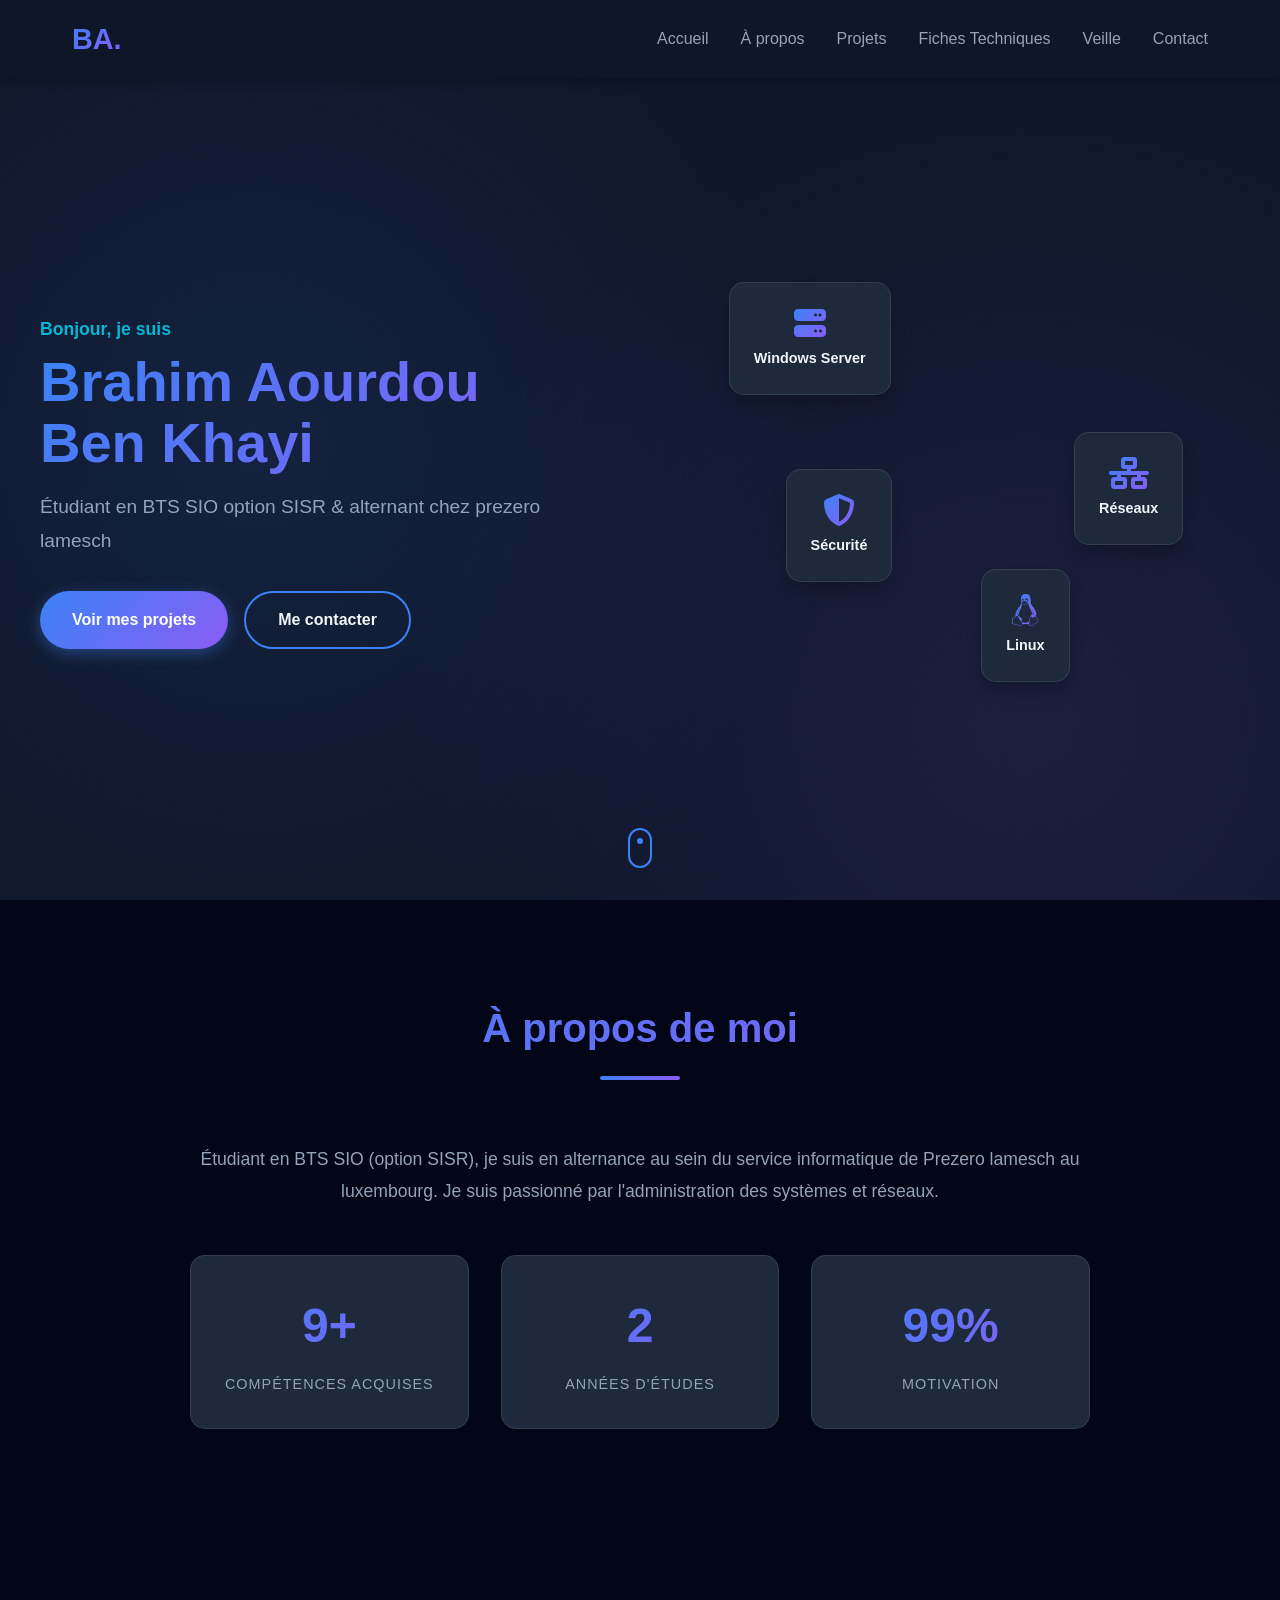
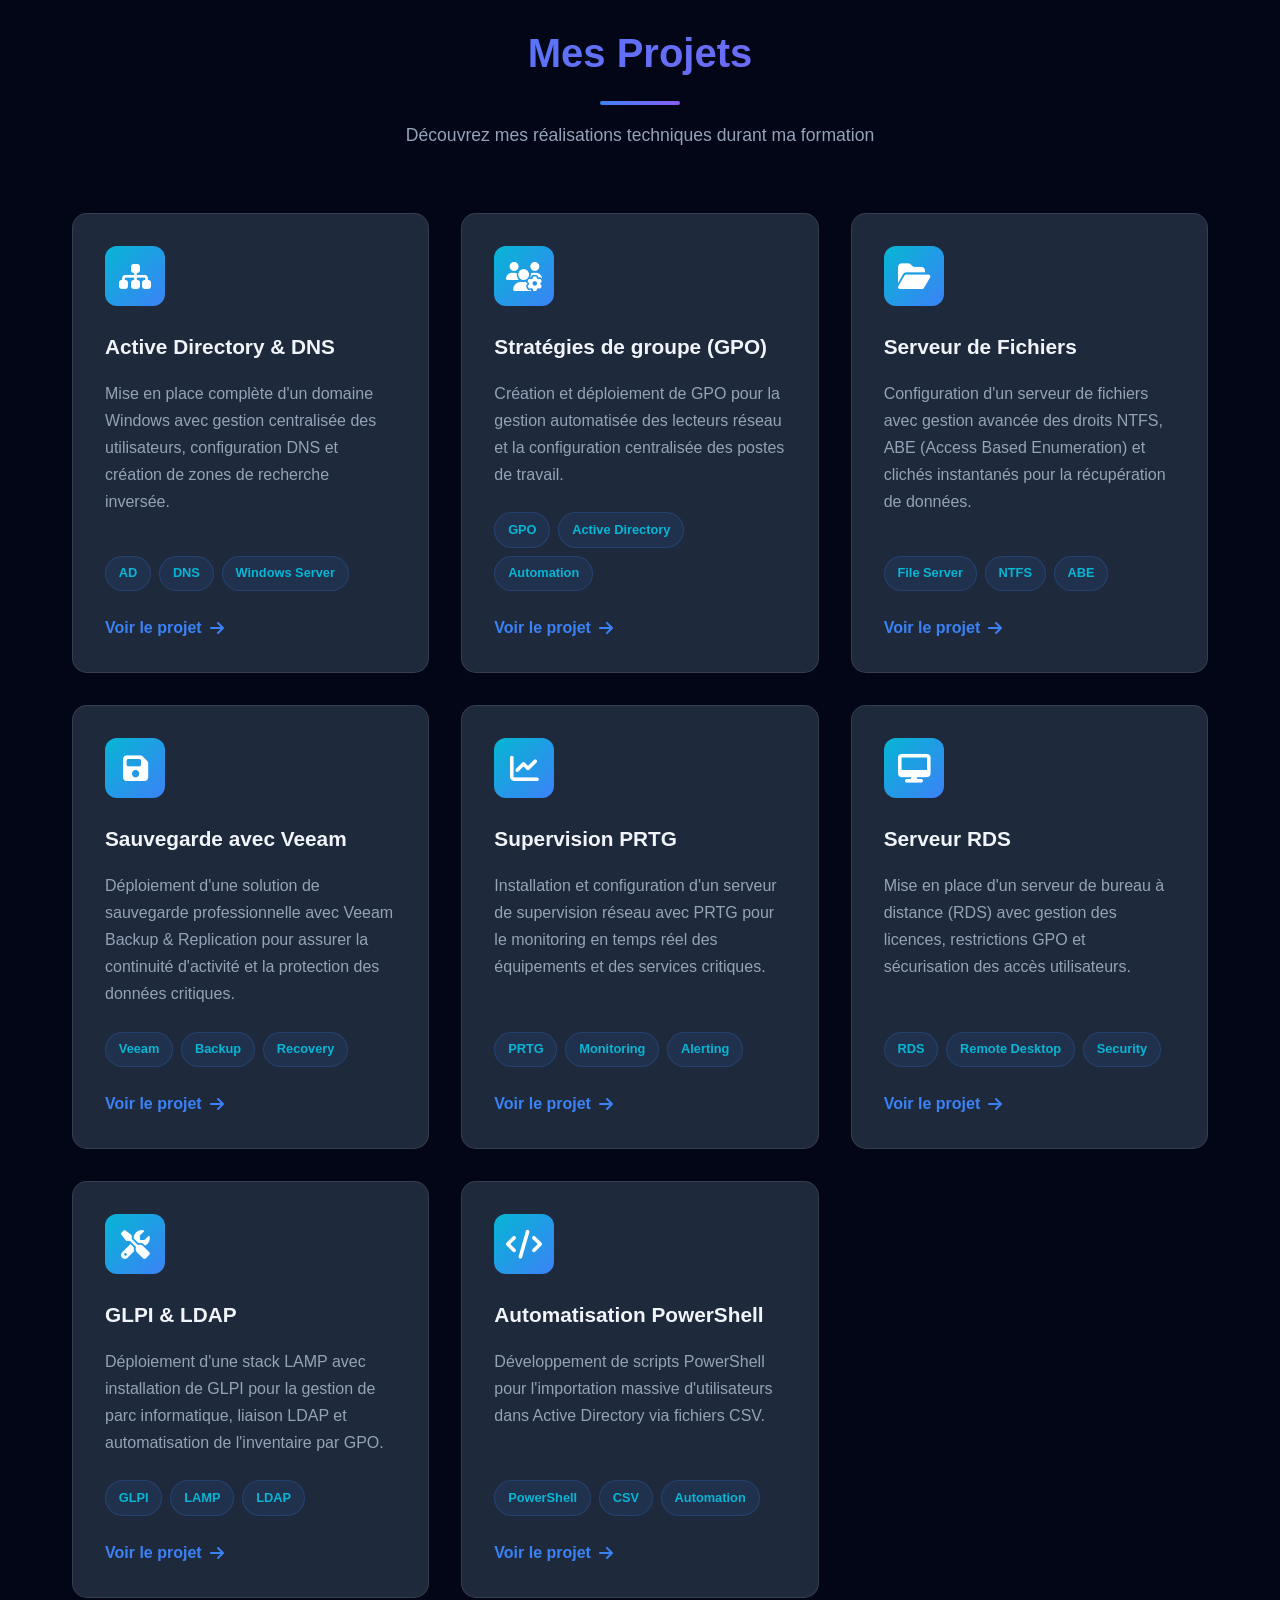
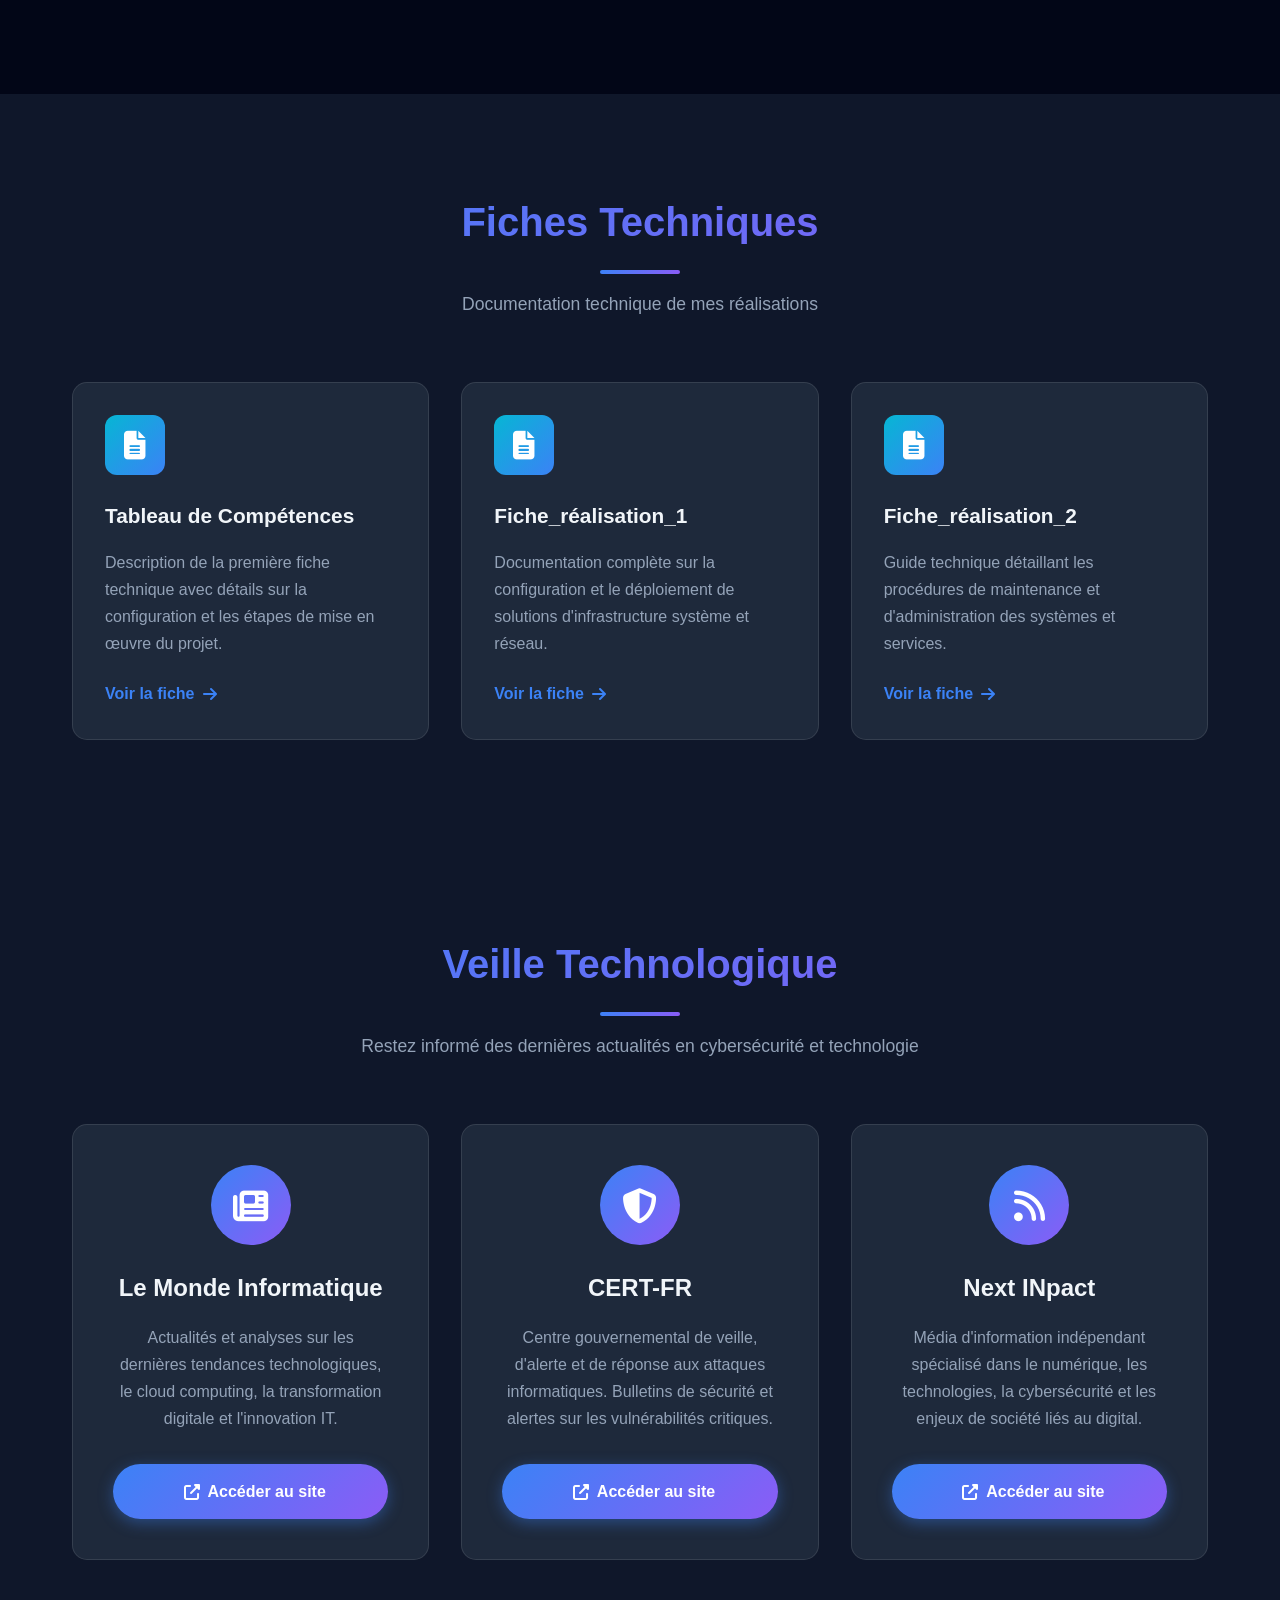
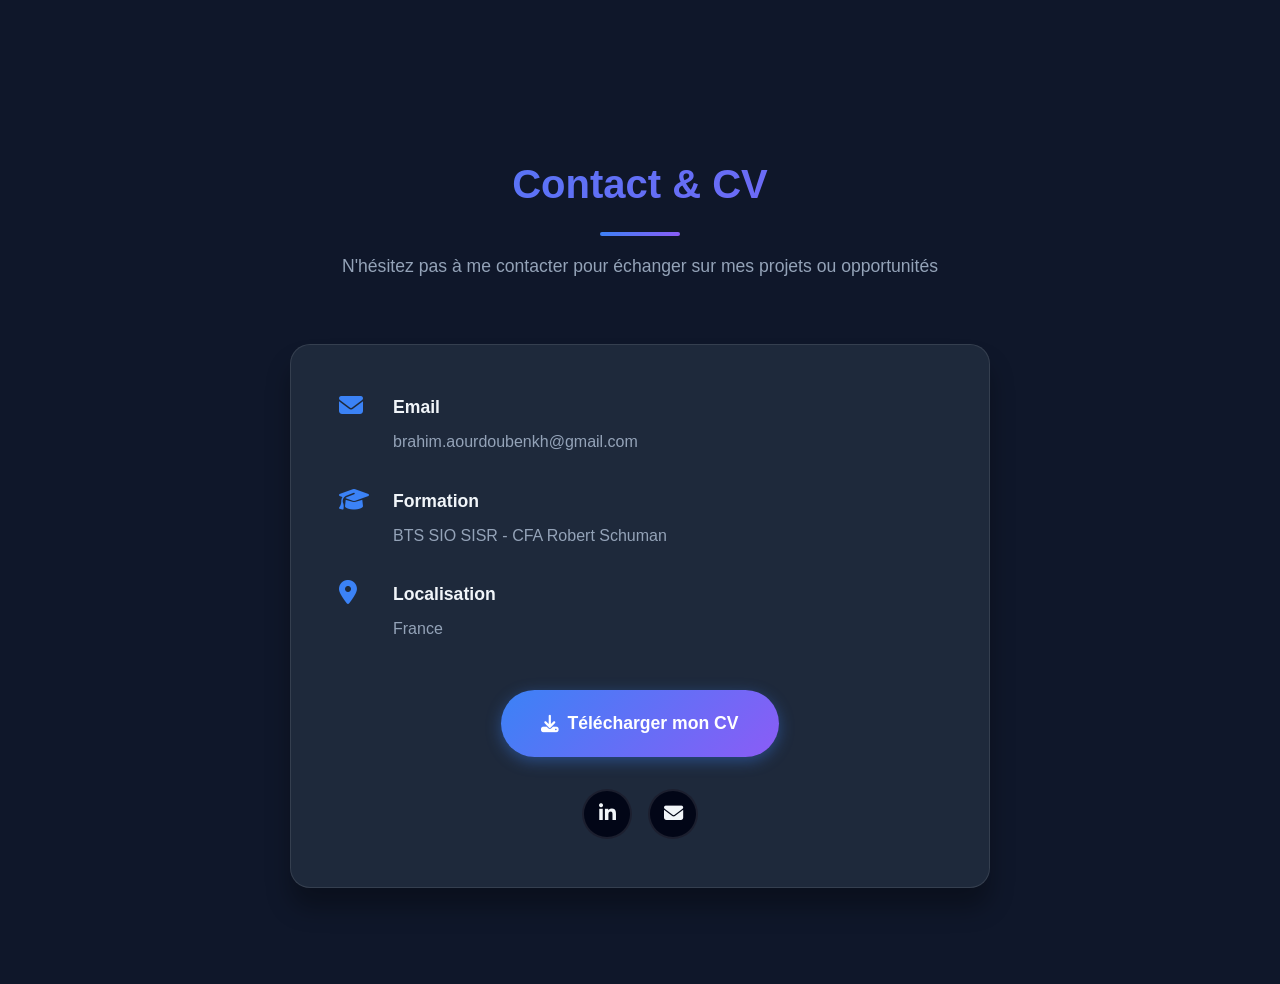
<file: index.html>
<!DOCTYPE html>
<html lang="fr">
<head>
    <meta charset="UTF-8">
    <meta name="viewport" content="width=device-width, initial-scale=1.0">
    <title>Brahim Aourdou - Administrateur Systèmes & Réseaux</title>
    <link rel="stylesheet" href="style.css">
    <link rel="stylesheet" href="https://cdnjs.cloudflare.com/ajax/libs/font-awesome/6.4.0/css/all.min.css">
</head>
<body>
    <!-- Navigation -->
    <nav class="navbar">
        <div class="nav-container">
            <div class="logo">BA<span>.</span></div>
            <ul class="nav-menu">
                <li><a href="#accueil" class="nav-link">Accueil</a></li>
                <li><a href="#apropos" class="nav-link">À propos</a></li>
                <li><a href="#projets" class="nav-link">Projets</a></li>
                <li><a href="#fiches" class="nav-link">Fiches Techniques</a></li>
                <li><a href="#veille" class="nav-link">Veille</a></li>
                <li><a href="#contact" class="nav-link">Contact</a></li>
            </ul>
            <div class="hamburger">
                <span></span>
                <span></span>
                <span></span>
            </div>
        </div>
    </nav>

    <!-- Hero Section -->
    <section id="accueil" class="hero">
        <div class="hero-container">
            <div class="hero-content">
                <div class="hero-text">
                    <p class="hero-subtitle">Bonjour, je suis</p>
                    <h1 class="hero-title">Brahim Aourdou<br>Ben Khayi</h1>
                    <p class="hero-description">
                        Étudiant en BTS SIO option SISR & alternant chez prezero lamesch <br>
                
                    </p>
                    <div class="hero-buttons">
                        <a href="#projets" class="btn btn-primary">Voir mes projets</a>
                        <a href="#contact" class="btn btn-secondary">Me contacter</a>
                    </div>
                </div>
            </div>
            <div class="hero-visual">
                <div class="floating-card card-1">
                    <i class="fas fa-server"></i>
                    <p>Windows Server</p>
                </div>
                <div class="floating-card card-2">
                    <i class="fas fa-network-wired"></i>
                    <p>Réseaux</p>
                </div>
                <div class="floating-card card-3">
                    <i class="fas fa-shield-alt"></i>
                    <p>Sécurité</p>
                </div>
                <div class="floating-card card-4">
                    <i class="fab fa-linux"></i>
                    <p>Linux</p>
                </div>
            </div>
        </div>
        <div class="scroll-indicator">
            <span></span>
        </div>
    </section>

    <!-- About Section -->
    <section id="apropos" class="about">
        <div class="container">
            <div class="section-header">
                <h2 class="section-title">À propos de moi</h2>
                <div class="title-underline"></div>
            </div>
            <div class="about-content">
                <div class="about-text">
                    <p class="intro-text">
                        Étudiant en BTS SIO (option SISR), je suis en alternance au sein du service informatique de Prezero lamesch au luxembourg. 
                        Je suis passionné par l'administration des systèmes et réseaux.
                    </p>
                    <div class="about-stats">
                        <div class="stat-item">
                            <div class="stat-number">9+</div>
                            <div class="stat-label">Compétences acquises</div>
                        </div>
                        <div class="stat-item">
                            <div class="stat-number">2</div>
                            <div class="stat-label">Années d'études</div>
                        </div>
                        <div class="stat-item">
                            <div class="stat-number">99%</div>
                            <div class="stat-label">Motivation</div>
                        </div>
                    </div>
                </div>
            </div>
        </div>
    </section>

    <!-- Projects Section -->
    <section id="projets" class="projects">
        <div class="container">
            <div class="section-header">
                <h2 class="section-title">Mes Projets</h2>
                <div class="title-underline"></div>
                <p class="section-subtitle">Découvrez mes réalisations techniques durant ma formation</p>
            </div>
            <div class="projects-grid">
                <div class="project-card">
                    <div class="project-icon">
                        <i class="fas fa-sitemap"></i>
                    </div>
                    <h3>Active Directory & DNS</h3>
                    <p>Mise en place complète d'un domaine Windows avec gestion centralisée des utilisateurs, 
                    configuration DNS et création de zones de recherche inversée.</p>
                    <div class="project-tags">
                        <span class="tag">AD</span>
                        <span class="tag">DNS</span>
                        <span class="tag">Windows Server</span>
                    </div>
                    <a href="projets/AD-DNS-Windows.pdf" target="_blank" class="project-link">Voir le projet <i class="fas fa-arrow-right"></i></a>
                </div>

                <div class="project-card">
                    <div class="project-icon">
                        <i class="fas fa-users-cog"></i>
                    </div>
                    <h3>Stratégies de groupe (GPO)</h3>
                    <p>Création et déploiement de GPO pour la gestion automatisée des lecteurs réseau et 
                    la configuration centralisée des postes de travail.</p>
                    <div class="project-tags">
                        <span class="tag">GPO</span>
                        <span class="tag">Active Directory</span>
                        <span class="tag">Automation</span>
                    </div>
                    <a href="projets/GPO.pdf" target="_blank" class="project-link">Voir le projet <i class="fas fa-arrow-right"></i></a>
                </div>

                <div class="project-card">
                    <div class="project-icon">
                        <i class="fas fa-folder-open"></i>
                    </div>
                    <h3>Serveur de Fichiers</h3>
                    <p>Configuration d'un serveur de fichiers avec gestion avancée des droits NTFS, ABE 
                    (Access Based Enumeration) et clichés instantanés pour la récupération de données.</p>
                    <div class="project-tags">
                        <span class="tag">File Server</span>
                        <span class="tag">NTFS</span>
                        <span class="tag">ABE</span>
                    </div>
                    <a href="projets/Serveur_de_fichier.pdf" target="_blank" class="project-link">Voir le projet <i class="fas fa-arrow-right"></i></a>
                </div>

                <div class="project-card">
                    <div class="project-icon">
                        <i class="fas fa-save"></i>
                    </div>
                    <h3>Sauvegarde avec Veeam</h3>
                    <p>Déploiement d'une solution de sauvegarde professionnelle avec Veeam Backup & Replication 
                    pour assurer la continuité d'activité et la protection des données critiques.</p>
                    <div class="project-tags">
                        <span class="tag">Veeam</span>
                        <span class="tag">Backup</span>
                        <span class="tag">Recovery</span>
                    </div>
                    <a href="projets/VEEAM_BKP.pdf" target="_blank" class="project-link">Voir le projet <i class="fas fa-arrow-right"></i></a>
                </div>

                <div class="project-card">
                    <div class="project-icon">
                        <i class="fas fa-chart-line"></i>
                    </div>
                    <h3>Supervision PRTG</h3>
                    <p>Installation et configuration d'un serveur de supervision réseau avec PRTG pour le 
                    monitoring en temps réel des équipements et des services critiques.</p>
                    <div class="project-tags">
                        <span class="tag">PRTG</span>
                        <span class="tag">Monitoring</span>
                        <span class="tag">Alerting</span>
                    </div>
                    <a href="projets/superviseur_PRTG.pdf" target="_blank" class="project-link">Voir le projet <i class="fas fa-arrow-right"></i></a>
                </div>

                <div class="project-card">
                    <div class="project-icon">
                        <i class="fas fa-desktop"></i>
                    </div>
                    <h3>Serveur RDS</h3>
                    <p>Mise en place d'un serveur de bureau à distance (RDS) avec gestion des licences, 
                    restrictions GPO et sécurisation des accès utilisateurs.</p>
                    <div class="project-tags">
                        <span class="tag">RDS</span>
                        <span class="tag">Remote Desktop</span>
                        <span class="tag">Security</span>
                    </div>
                    <a href="projets/serveur_RDS.pdf" target="_blank" class="project-link">Voir le projet <i class="fas fa-arrow-right"></i></a>
                </div>

                <div class="project-card">
                    <div class="project-icon">
                        <i class="fas fa-tools"></i>
                    </div>
                    <h3>GLPI & LDAP</h3>
                    <p>Déploiement d'une stack LAMP avec installation de GLPI pour la gestion de parc informatique, 
                    liaison LDAP et automatisation de l'inventaire par GPO.</p>
                    <div class="project-tags">
                        <span class="tag">GLPI</span>
                        <span class="tag">LAMP</span>
                        <span class="tag">LDAP</span>
                    </div>
                    <a href="projets/GLPI.pdf" target="_blank" class="project-link">Voir le projet <i class="fas fa-arrow-right"></i></a>
                </div>

                <div class="project-card">
                    <div class="project-icon">
                        <i class="fas fa-code"></i>
                    </div>
                    <h3>Automatisation PowerShell</h3>
                    <p>Développement de scripts PowerShell pour l'importation massive d'utilisateurs dans 
                    Active Directory via fichiers CSV.</p>
                    <div class="project-tags">
                        <span class="tag">PowerShell</span>
                        <span class="tag">CSV</span>
                        <span class="tag">Automation</span>
                    </div>
                    <a href="projets/ShellScripting.pdf" target="_blank" class="project-link">Voir le projet <i class="fas fa-arrow-right"></i></a>
                </div>

                
            </div>
        </div>
    </section>

    <!-- Fiches Techniques Section -->
    <section id="fiches" class="fiches">
        <div class="container">
            <div class="section-header">
                <h2 class="section-title">Fiches Techniques</h2>
                <div class="title-underline"></div>
                <p class="section-subtitle">Documentation technique de mes réalisations</p>
            </div>
            <div class="projects-grid">
                <div class="project-card">
                    <div class="project-icon">
                        <i class="fas fa-file-alt"></i>
                    </div>
                    <h3>Tableau de Compétences </h3>
                    <p>Description de la première fiche technique avec détails sur la configuration et 
                    les étapes de mise en œuvre du projet.</p>
                    <a href="fiches/tableau.ods" target="_blank" class="project-link">Voir la fiche <i class="fas fa-arrow-right"></i></a>
                </div>

                <div class="project-card">
                    <div class="project-icon">
                        <i class="fas fa-file-alt"></i>
                    </div>
                    <h3>Fiche_réalisation_1</h3>
                    <p>Documentation complète sur la configuration et le déploiement de solutions 
                    d'infrastructure système et réseau.</p>
                    <a href="fiches/fiche1.odt" target="_blank" class="project-link">Voir la fiche <i class="fas fa-arrow-right"></i></a>
                </div>

                <div class="project-card">
                    <div class="project-icon">
                        <i class="fas fa-file-alt"></i>
                    </div>
                    <h3>Fiche_réalisation_2</h3>
                    <p>Guide technique détaillant les procédures de maintenance et d'administration 
                    des systèmes et services.</p>
                    <a href="fiches/Fiche2.odt" target="_blank" class="project-link">Voir la fiche <i class="fas fa-arrow-right"></i></a>
                </div>
            </div>
        </div>
    </section>

    <!-- Veille Technologique Section -->
    <section id="veille" class="veille">
        <div class="container">
            <div class="section-header">
                <h2 class="section-title">Veille Technologique</h2>
                <div class="title-underline"></div>
                <p class="section-subtitle">Restez informé des dernières actualités en cybersécurité et technologie</p>
            </div>
            <div class="veille-grid">
                <div class="veille-card">
                    <div class="veille-icon">
                        <i class="fas fa-newspaper"></i>
                    </div>
                    <h3>Le Monde Informatique</h3>
                    <p>Actualités et analyses sur les dernières tendances technologiques, le cloud computing, 
                    la transformation digitale et l'innovation IT.</p>
                    <a href="https://www.lemondeinformatique.fr/" target="_blank" rel="noopener noreferrer" class="btn btn-primary">
                        <i class="fas fa-external-link-alt"></i> Accéder au site
                    </a>
                </div>

                <div class="veille-card">
                    <div class="veille-icon">
                        <i class="fas fa-shield-alt"></i>
                    </div>
                    <h3>CERT-FR</h3>
                    <p>Centre gouvernemental de veille, d'alerte et de réponse aux attaques informatiques. 
                    Bulletins de sécurité et alertes sur les vulnérabilités critiques.</p>
                    <a href="https://www.cert.ssi.gouv.fr/" target="_blank" rel="noopener noreferrer" class="btn btn-primary">
                        <i class="fas fa-external-link-alt"></i> Accéder au site
                    </a>
                </div>

                <div class="veille-card">
                    <div class="veille-icon">
                        <i class="fas fa-rss"></i>
                    </div>
                    <h3>Next INpact</h3>
                    <p>Média d'information indépendant spécialisé dans le numérique, les technologies, 
                    la cybersécurité et les enjeux de société liés au digital.</p>
                    <a href="https://next.ink/" target="_blank" rel="noopener noreferrer" class="btn btn-primary">
                        <i class="fas fa-external-link-alt"></i> Accéder au site
                    </a>
                </div>
            </div>
        </div>
    </section>

    <!-- Contact Section -->
    <section id="contact" class="contact">
        <div class="container">
            <div class="section-header">
                <h2 class="section-title">Contact & CV</h2>
                <div class="title-underline"></div>
                <p class="section-subtitle">N'hésitez pas à me contacter pour échanger sur mes projets ou opportunités</p>
            </div>
            <div class="contact-content">
                <div class="contact-card">
                    <div class="contact-info">
                        <div class="info-item">
                            <i class="fas fa-envelope"></i>
                            <div>
                                <h4>Email</h4>
                                <a href="mailto:brahim.aourdou@gmail.com">brahim.aourdoubenkh@gmail.com</a>
                            </div>
                        </div>
                        <div class="info-item">
                            <i class="fas fa-graduation-cap"></i>
                            <div>
                                <h4>Formation</h4>
                                <p>BTS SIO SISR - CFA Robert Schuman</p>
                            </div>
                        </div>
                        <div class="info-item">
                            <i class="fas fa-map-marker-alt"></i>
                            <div>
                                <h4>Localisation</h4>
                                <p>France</p>
                            </div>
                        </div>
                    </div>
                    <div class="contact-actions">
                        <a href="CV/CvBrahim.pdf" download class="btn btn-primary btn-large">
                            <i class="fas fa-download"></i> Télécharger mon CV
                        </a>
                        <div class="social-links">
                            <a href="https://www.linkedin.com/in/brahim-aourdou-ben-khayi-577375250" target="_blank" class="social-link">
                                <i class="fab fa-linkedin-in"></i>
                            </a>
                            <a href="mailto:brahim.aourdou@gmail.com" class="social-link">
                                <i class="fas fa-envelope"></i>
</file>
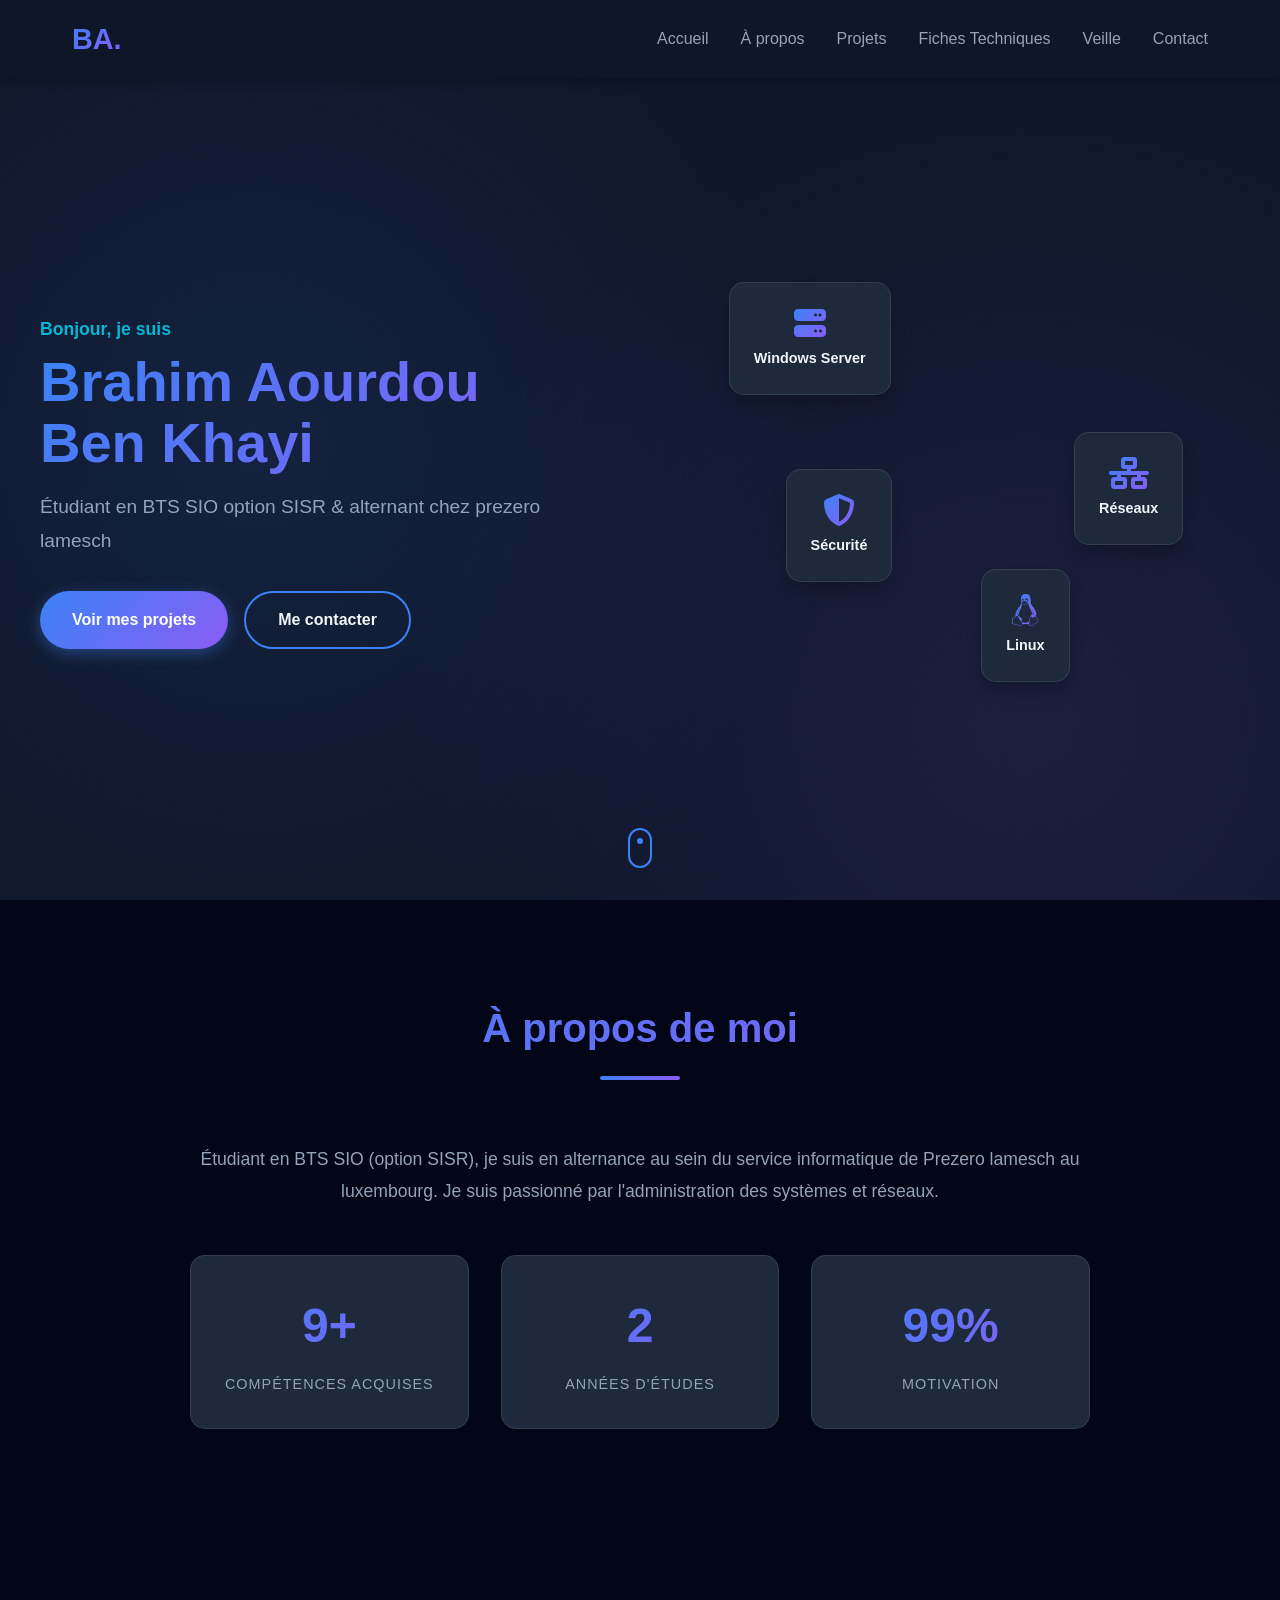
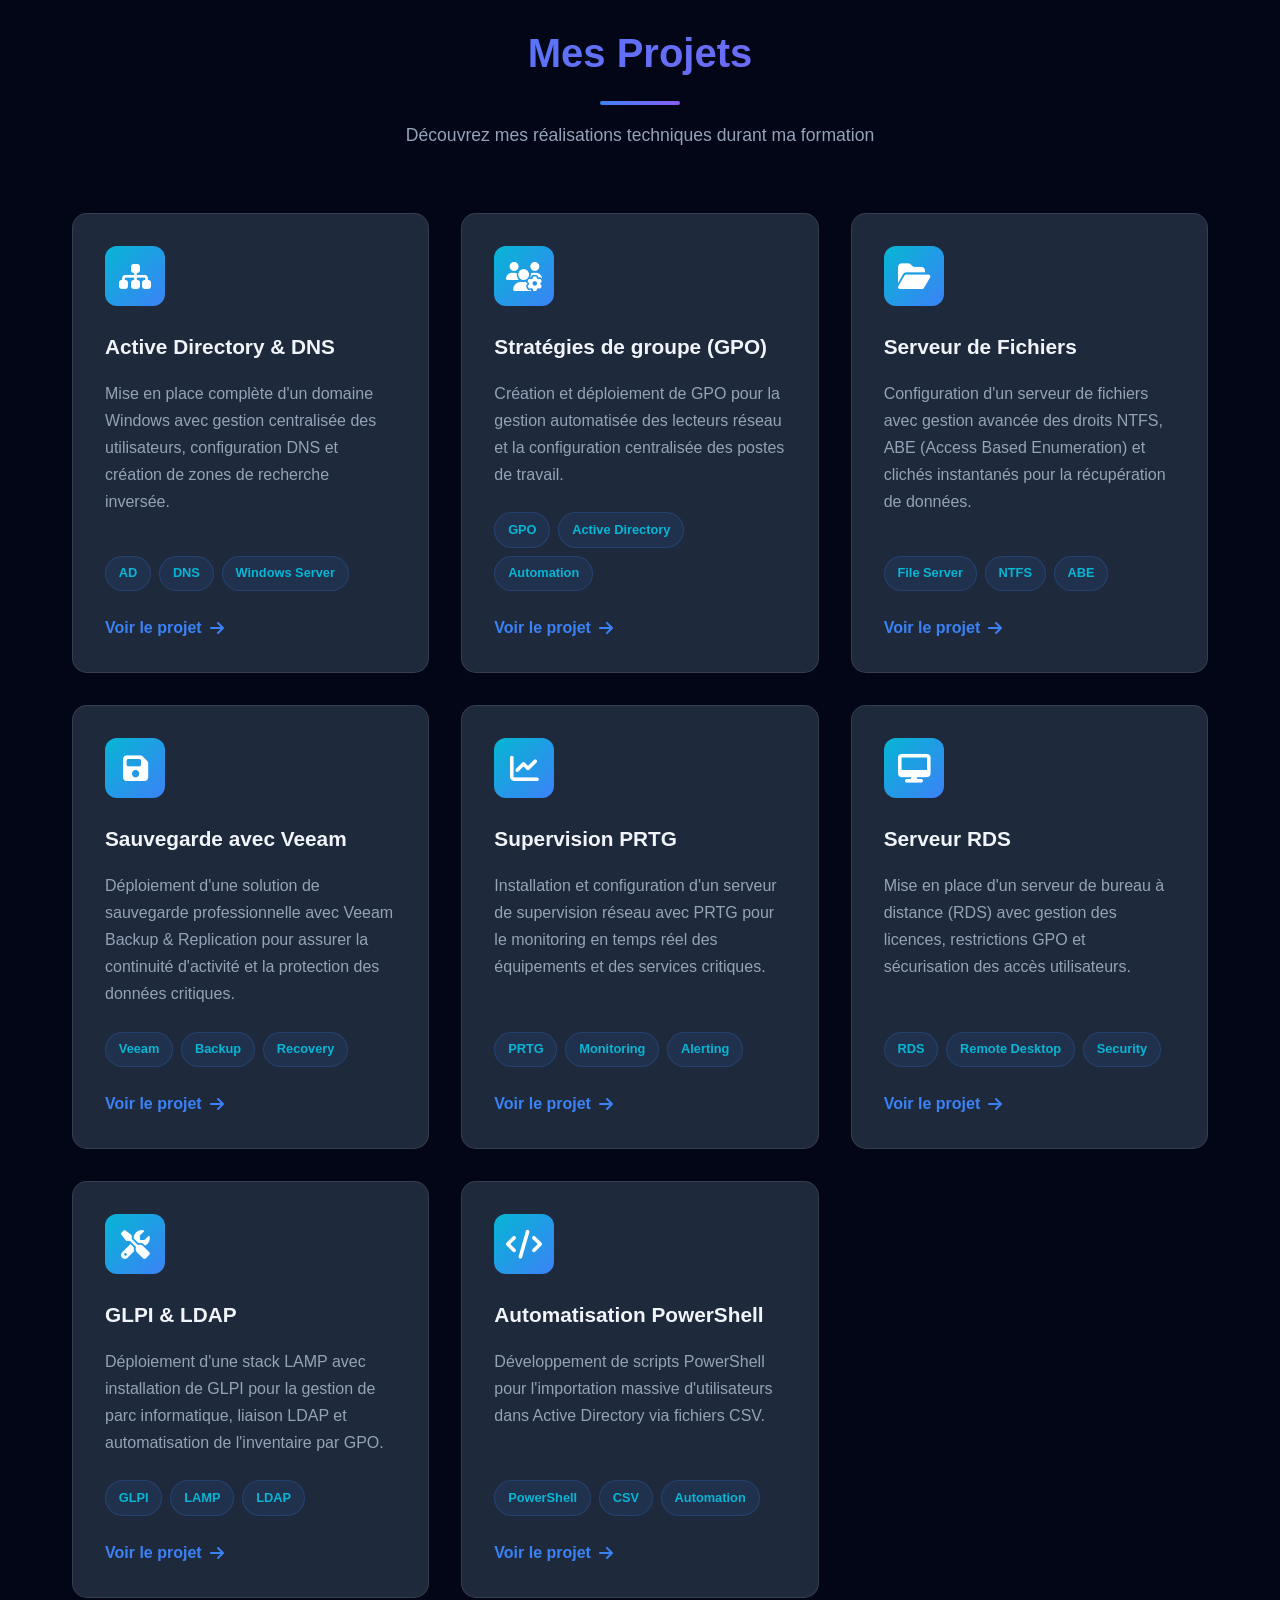
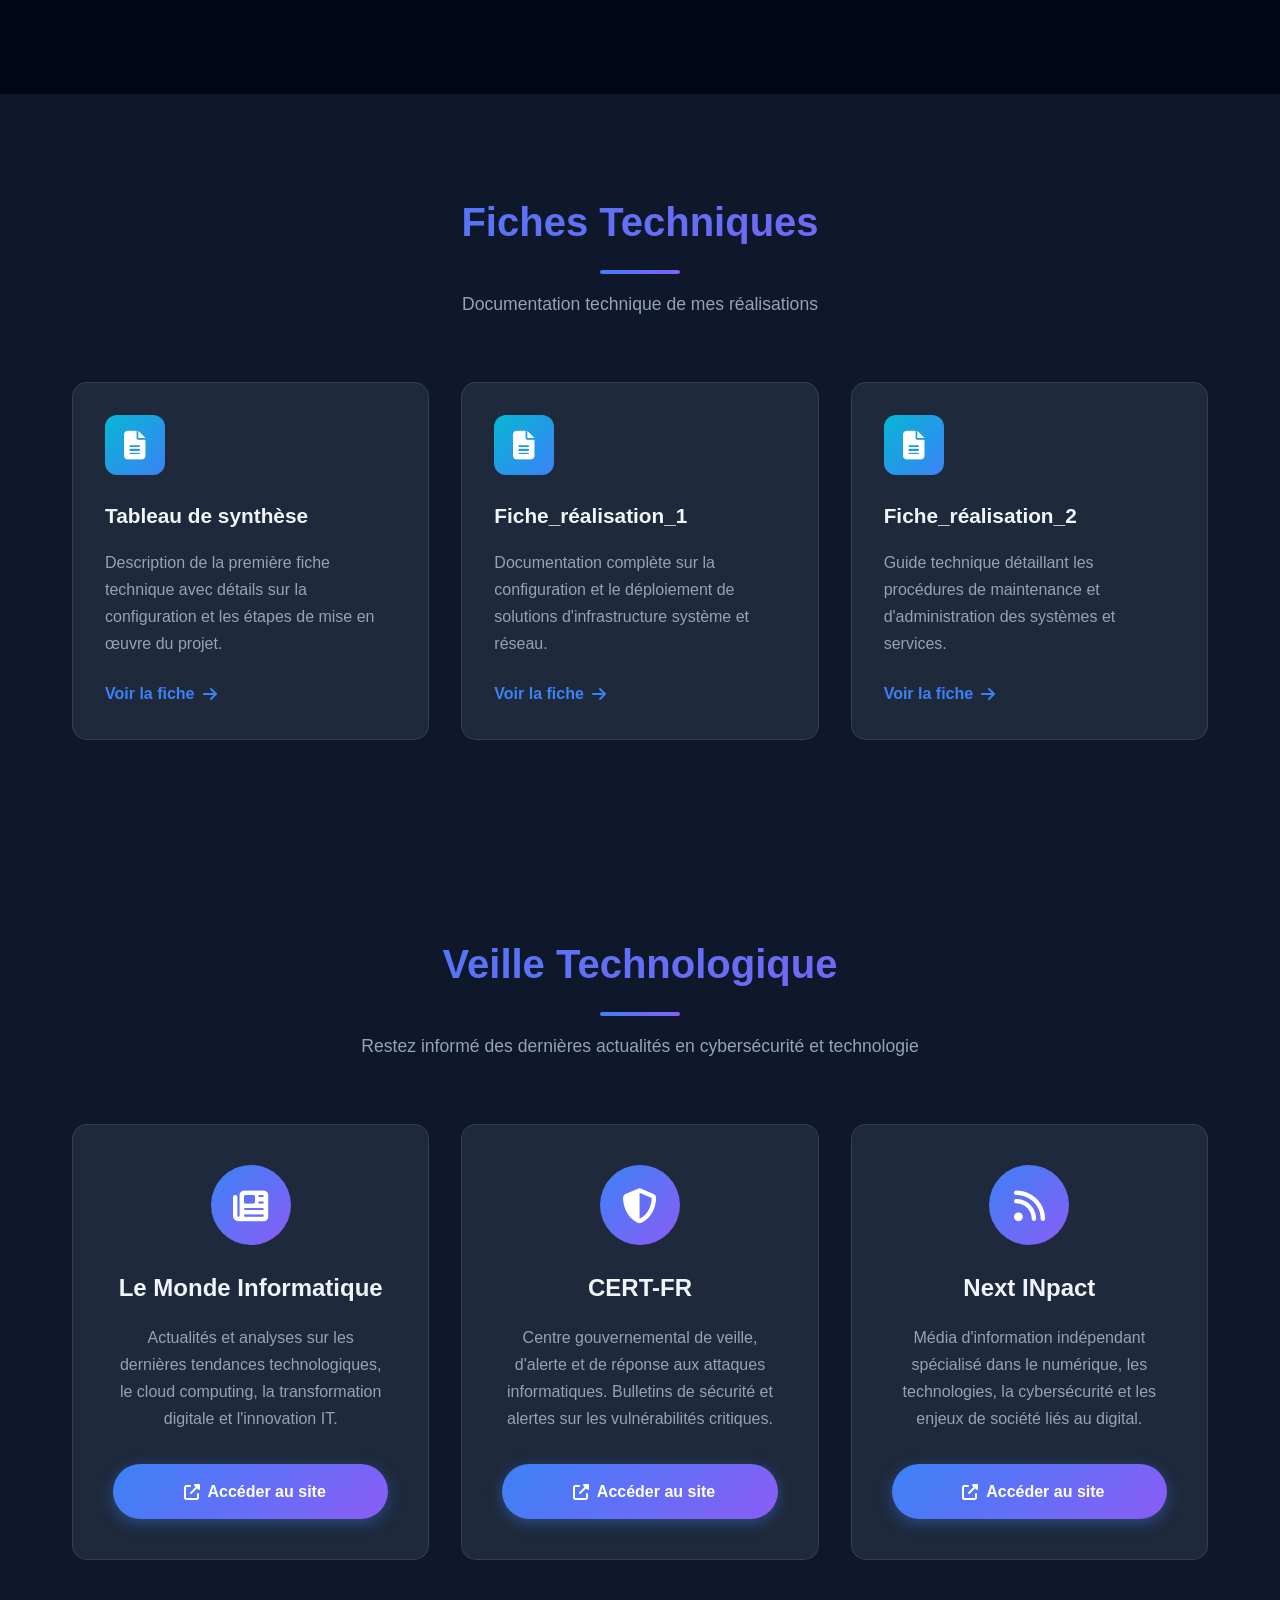
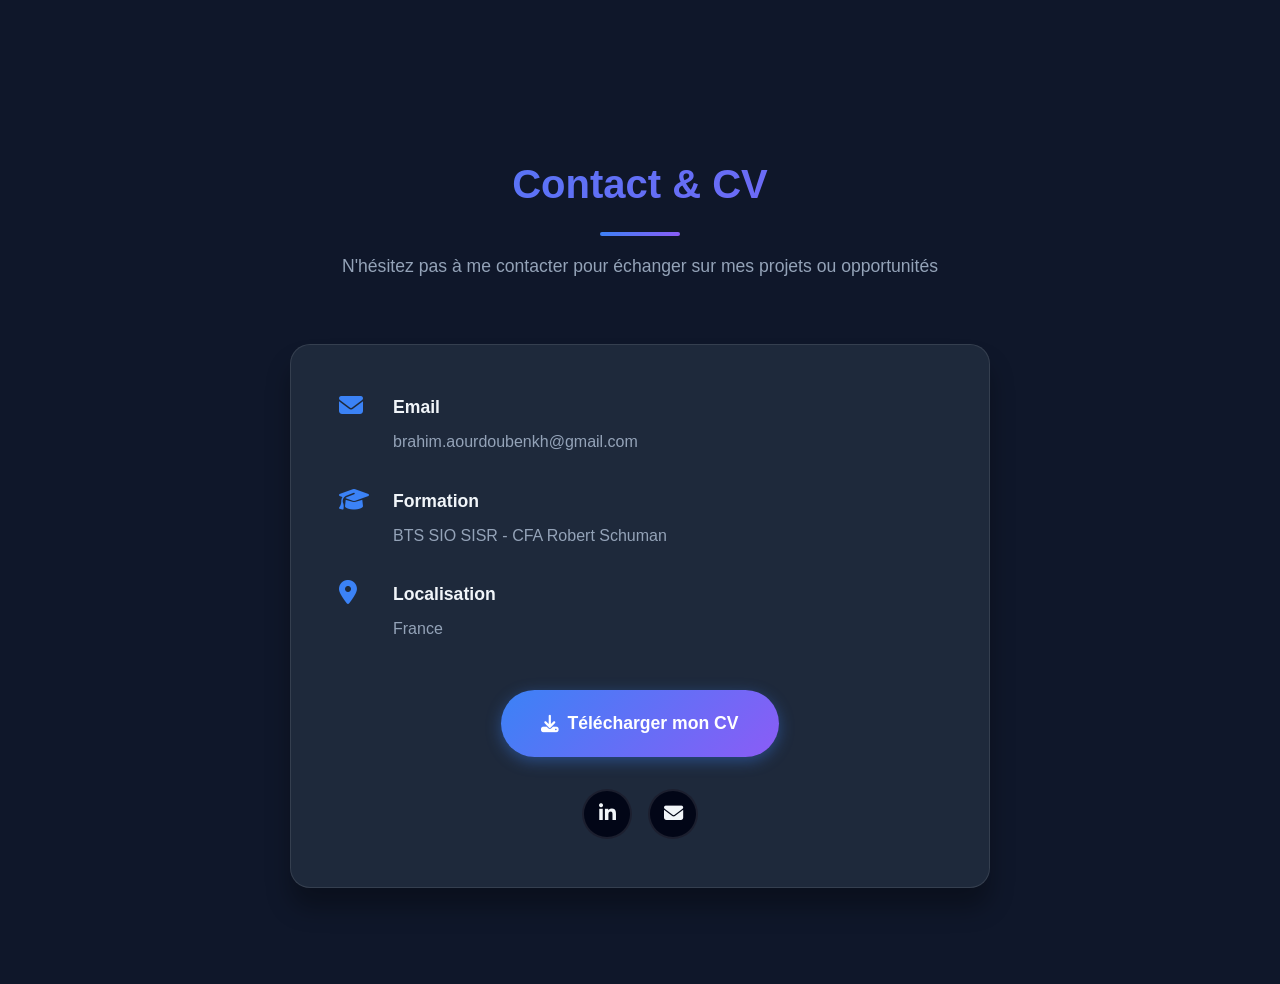
<file: index (4).html>
<!DOCTYPE html>
<html lang="fr">
<head>
    <meta charset="UTF-8">
    <meta name="viewport" content="width=device-width, initial-scale=1.0">
    <title>Brahim Aourdou - Administrateur Systèmes & Réseaux</title>
    <link rel="stylesheet" href="style.css">
    <link rel="stylesheet" href="https://cdnjs.cloudflare.com/ajax/libs/font-awesome/6.4.0/css/all.min.css">
</head>
<body>
    <!-- Navigation -->
    <nav class="navbar">
        <div class="nav-container">
            <div class="logo">BA<span>.</span></div>
            <ul class="nav-menu">
                <li><a href="#accueil" class="nav-link">Accueil</a></li>
                <li><a href="#apropos" class="nav-link">À propos</a></li>
                <li><a href="#projets" class="nav-link">Projets</a></li>
                <li><a href="#fiches" class="nav-link">Fiches Techniques</a></li>
                <li><a href="#veille" class="nav-link">Veille</a></li>
                <li><a href="#contact" class="nav-link">Contact</a></li>
            </ul>
            <div class="hamburger">
                <span></span>
                <span></span>
                <span></span>
            </div>
        </div>
    </nav>

    <!-- Hero Section -->
    <section id="accueil" class="hero">
        <div class="hero-container">
            <div class="hero-content">
                <div class="hero-text">
                    <p class="hero-subtitle">Bonjour, je suis</p>
                    <h1 class="hero-title">Brahim Aourdou<br>Ben Khayi</h1>
                    <p class="hero-description">
                        Étudiant en BTS SIO option SISR & alternant chez prezero lamesch <br>
                
                    </p>
                    <div class="hero-buttons">
                        <a href="#projets" class="btn btn-primary">Voir mes projets</a>
                        <a href="#contact" class="btn btn-secondary">Me contacter</a>
                    </div>
                </div>
            </div>
            <div class="hero-visual">
                <div class="floating-card card-1">
                    <i class="fas fa-server"></i>
                    <p>Windows Server</p>
                </div>
                <div class="floating-card card-2">
                    <i class="fas fa-network-wired"></i>
                    <p>Réseaux</p>
                </div>
                <div class="floating-card card-3">
                    <i class="fas fa-shield-alt"></i>
                    <p>Sécurité</p>
                </div>
                <div class="floating-card card-4">
                    <i class="fab fa-linux"></i>
                    <p>Linux</p>
                </div>
            </div>
        </div>
        <div class="scroll-indicator">
            <span></span>
        </div>
    </section>

    <!-- About Section -->
    <section id="apropos" class="about">
        <div class="container">
            <div class="section-header">
                <h2 class="section-title">À propos de moi</h2>
                <div class="title-underline"></div>
            </div>
            <div class="about-content">
                <div class="about-text">
                    <p class="intro-text">
                        Étudiant en BTS SIO (option SISR), je suis en alternance au sein du service informatique de Prezero lamesch au luxembourg. 
                        Je suis passionné par l'administration des systèmes et réseaux.
                    </p>
                    <div class="about-stats">
                        <div class="stat-item">
                            <div class="stat-number">9+</div>
                            <div class="stat-label">Compétences acquises</div>
                        </div>
                        <div class="stat-item">
                            <div class="stat-number">2</div>
                            <div class="stat-label">Années d'études</div>
                        </div>
                        <div class="stat-item">
                            <div class="stat-number">99%</div>
                            <div class="stat-label">Motivation</div>
                        </div>
                    </div>
                </div>
            </div>
        </div>
    </section>

    <!-- Projects Section -->
    <section id="projets" class="projects">
        <div class="container">
            <div class="section-header">
                <h2 class="section-title">Mes Projets</h2>
                <div class="title-underline"></div>
                <p class="section-subtitle">Découvrez mes réalisations techniques durant ma formation</p>
            </div>
            <div class="projects-grid">
                <div class="project-card">
                    <div class="project-icon">
                        <i class="fas fa-sitemap"></i>
                    </div>
                    <h3>Active Directory & DNS</h3>
                    <p>Mise en place complète d'un domaine Windows avec gestion centralisée des utilisateurs, 
                    configuration DNS et création de zones de recherche inversée.</p>
                    <div class="project-tags">
                        <span class="tag">AD</span>
                        <span class="tag">DNS</span>
                        <span class="tag">Windows Server</span>
                    </div>
                    <a href="projets/AD-DNS-Windows.pdf" target="_blank" class="project-link">Voir le projet <i class="fas fa-arrow-right"></i></a>
                </div>

                <div class="project-card">
                    <div class="project-icon">
                        <i class="fas fa-users-cog"></i>
                    </div>
                    <h3>Stratégies de groupe (GPO)</h3>
                    <p>Création et déploiement de GPO pour la gestion automatisée des lecteurs réseau et 
                    la configuration centralisée des postes de travail.</p>
                    <div class="project-tags">
                        <span class="tag">GPO</span>
                        <span class="tag">Active Directory</span>
                        <span class="tag">Automation</span>
                    </div>
                    <a href="projets/GPO.pdf" target="_blank" class="project-link">Voir le projet <i class="fas fa-arrow-right"></i></a>
                </div>

                <div class="project-card">
                    <div class="project-icon">
                        <i class="fas fa-folder-open"></i>
                    </div>
                    <h3>Serveur de Fichiers</h3>
                    <p>Configuration d'un serveur de fichiers avec gestion avancée des droits NTFS, ABE 
                    (Access Based Enumeration) et clichés instantanés pour la récupération de données.</p>
                    <div class="project-tags">
                        <span class="tag">File Server</span>
                        <span class="tag">NTFS</span>
                        <span class="tag">ABE</span>
                    </div>
                    <a href="projets/Serveur_de_fichier.pdf" target="_blank" class="project-link">Voir le projet <i class="fas fa-arrow-right"></i></a>
                </div>

                <div class="project-card">
                    <div class="project-icon">
                        <i class="fas fa-save"></i>
                    </div>
                    <h3>Sauvegarde avec Veeam</h3>
                    <p>Déploiement d'une solution de sauvegarde professionnelle avec Veeam Backup & Replication 
                    pour assurer la continuité d'activité et la protection des données critiques.</p>
                    <div class="project-tags">
                        <span class="tag">Veeam</span>
                        <span class="tag">Backup</span>
                        <span class="tag">Recovery</span>
                    </div>
                    <a href="projets/VEEAM_BKP.pdf" target="_blank" class="project-link">Voir le projet <i class="fas fa-arrow-right"></i></a>
                </div>

                <div class="project-card">
                    <div class="project-icon">
                        <i class="fas fa-chart-line"></i>
                    </div>
                    <h3>Supervision PRTG</h3>
                    <p>Installation et configuration d'un serveur de supervision réseau avec PRTG pour le 
                    monitoring en temps réel des équipements et des services critiques.</p>
                    <div class="project-tags">
                        <span class="tag">PRTG</span>
                        <span class="tag">Monitoring</span>
                        <span class="tag">Alerting</span>
                    </div>
                    <a href="projets/superviseur_PRTG.pdf" target="_blank" class="project-link">Voir le projet <i class="fas fa-arrow-right"></i></a>
                </div>

                <div class="project-card">
                    <div class="project-icon">
                        <i class="fas fa-desktop"></i>
                    </div>
                    <h3>Serveur RDS</h3>
                    <p>Mise en place d'un serveur de bureau à distance (RDS) avec gestion des licences, 
                    restrictions GPO et sécurisation des accès utilisateurs.</p>
                    <div class="project-tags">
                        <span class="tag">RDS</span>
                        <span class="tag">Remote Desktop</span>
                        <span class="tag">Security</span>
                    </div>
                    <a href="projets/serveur_RDS.pdf" target="_blank" class="project-link">Voir le projet <i class="fas fa-arrow-right"></i></a>
                </div>

                <div class="project-card">
                    <div class="project-icon">
                        <i class="fas fa-tools"></i>
                    </div>
                    <h3>GLPI & LDAP</h3>
                    <p>Déploiement d'une stack LAMP avec installation de GLPI pour la gestion de parc informatique, 
                    liaison LDAP et automatisation de l'inventaire par GPO.</p>
                    <div class="project-tags">
                        <span class="tag">GLPI</span>
                        <span class="tag">LAMP</span>
                        <span class="tag">LDAP</span>
                    </div>
                    <a href="projets/GLPI.pdf" target="_blank" class="project-link">Voir le projet <i class="fas fa-arrow-right"></i></a>
                </div>

                <div class="project-card">
                    <div class="project-icon">
                        <i class="fas fa-code"></i>
                    </div>
                    <h3>Automatisation PowerShell</h3>
                    <p>Développement de scripts PowerShell pour l'importation massive d'utilisateurs dans 
                    Active Directory via fichiers CSV.</p>
                    <div class="project-tags">
                        <span class="tag">PowerShell</span>
                        <span class="tag">CSV</span>
                        <span class="tag">Automation</span>
                    </div>
                    <a href="projets/ShellScripting.pdf" target="_blank" class="project-link">Voir le projet <i class="fas fa-arrow-right"></i></a>
                </div>

                
            </div>
        </div>
    </section>

    <!-- Fiches Techniques Section -->
    <section id="fiches" class="fiches">
        <div class="container">
            <div class="section-header">
                <h2 class="section-title">Fiches Techniques</h2>
                <div class="title-underline"></div>
                <p class="section-subtitle">Documentation technique de mes réalisations</p>
            </div>
            <div class="projects-grid">
                <div class="project-card">
                    <div class="project-icon">
                        <i class="fas fa-file-alt"></i>
                    </div>
                    <h3>Tableau de synthèse </h3>
                    <p>Description de la première fiche technique avec détails sur la configuration et 
                    les étapes de mise en œuvre du projet.</p>
                    <a href="fiches/fiche-1.pdf" target="_blank" class="project-link">Voir la fiche <i class="fas fa-arrow-right"></i></a>
                </div>

                <div class="project-card">
                    <div class="project-icon">
                        <i class="fas fa-file-alt"></i>
                    </div>
                    <h3>Fiche_réalisation_1</h3>
                    <p>Documentation complète sur la configuration et le déploiement de solutions 
                    d'infrastructure système et réseau.</p>
                    <a href="fiches/fiche-2.pdf" target="_blank" class="project-link">Voir la fiche <i class="fas fa-arrow-right"></i></a>
                </div>

                <div class="project-card">
                    <div class="project-icon">
                        <i class="fas fa-file-alt"></i>
                    </div>
                    <h3>Fiche_réalisation_2</h3>
                    <p>Guide technique détaillant les procédures de maintenance et d'administration 
                    des systèmes et services.</p>
                    <a href="fiches/fiche-3.pdf" target="_blank" class="project-link">Voir la fiche <i class="fas fa-arrow-right"></i></a>
                </div>
            </div>
        </div>
    </section>

    <!-- Veille Technologique Section -->
    <section id="veille" class="veille">
        <div class="container">
            <div class="section-header">
                <h2 class="section-title">Veille Technologique</h2>
                <div class="title-underline"></div>
                <p class="section-subtitle">Restez informé des dernières actualités en cybersécurité et technologie</p>
            </div>
            <div class="veille-grid">
                <div class="veille-card">
                    <div class="veille-icon">
                        <i class="fas fa-newspaper"></i>
                    </div>
                    <h3>Le Monde Informatique</h3>
                    <p>Actualités et analyses sur les dernières tendances technologiques, le cloud computing, 
                    la transformation digitale et l'innovation IT.</p>
                    <a href="https://www.lemondeinformatique.fr/" target="_blank" rel="noopener noreferrer" class="btn btn-primary">
                        <i class="fas fa-external-link-alt"></i> Accéder au site
                    </a>
                </div>

                <div class="veille-card">
                    <div class="veille-icon">
                        <i class="fas fa-shield-alt"></i>
                    </div>
                    <h3>CERT-FR</h3>
                    <p>Centre gouvernemental de veille, d'alerte et de réponse aux attaques informatiques. 
                    Bulletins de sécurité et alertes sur les vulnérabilités critiques.</p>
                    <a href="https://www.cert.ssi.gouv.fr/" target="_blank" rel="noopener noreferrer" class="btn btn-primary">
                        <i class="fas fa-external-link-alt"></i> Accéder au site
                    </a>
                </div>

                <div class="veille-card">
                    <div class="veille-icon">
                        <i class="fas fa-rss"></i>
                    </div>
                    <h3>Next INpact</h3>
                    <p>Média d'information indépendant spécialisé dans le numérique, les technologies, 
                    la cybersécurité et les enjeux de société liés au digital.</p>
                    <a href="https://next.ink/" target="_blank" rel="noopener noreferrer" class="btn btn-primary">
                        <i class="fas fa-external-link-alt"></i> Accéder au site
                    </a>
                </div>
            </div>
        </div>
    </section>

    <!-- Contact Section -->
    <section id="contact" class="contact">
        <div class="container">
            <div class="section-header">
                <h2 class="section-title">Contact & CV</h2>
                <div class="title-underline"></div>
                <p class="section-subtitle">N'hésitez pas à me contacter pour échanger sur mes projets ou opportunités</p>
            </div>
            <div class="contact-content">
                <div class="contact-card">
                    <div class="contact-info">
                        <div class="info-item">
                            <i class="fas fa-envelope"></i>
                            <div>
                                <h4>Email</h4>
                                <a href="mailto:brahim.aourdou@gmail.com">brahim.aourdoubenkh@gmail.com</a>
                            </div>
                        </div>
                        <div class="info-item">
                            <i class="fas fa-graduation-cap"></i>
                            <div>
                                <h4>Formation</h4>
                                <p>BTS SIO SISR - CFA Robert Schuman</p>
                            </div>
                        </div>
                        <div class="info-item">
                            <i class="fas fa-map-marker-alt"></i>
                            <div>
                                <h4>Localisation</h4>
                                <p>France</p>
                            </div>
                        </div>
                    </div>
                    <div class="contact-actions">
                        <a href="cv/CV-Brahim-Aourdou.pdf" download class="btn btn-primary btn-large">
                            <i class="fas fa-download"></i> Télécharger mon CV
                        </a>
                        <div class="social-links">
                            <a href="https://www.linkedin.com/in/brahim-aourdou-ben-khayi-577375250" target="_blank" class="social-link">
                                <i class="fab fa-linkedin-in"></i>
                            </a>
                            <a href="mailto:brahim.aourdou@gmail.com" class="social-link">
                                <i class="fas fa-envelope"></i>
</file>
<file: style.css>
/* Variables CSS */
:root {
    --primary-color: #3b82f6;
    --secondary-color: #8b5cf6;
    --accent-color: #06b6d4;
    --dark-bg: #0f172a;
    --darker-bg: #020617;
    --card-bg: #1e293b;
    --text-primary: #f1f5f9;
    --text-secondary: #94a3b8;
    --gradient-1: linear-gradient(135deg, #3b82f6 0%, #8b5cf6 100%);
    --gradient-2: linear-gradient(135deg, #06b6d4 0%, #3b82f6 100%);
    --shadow-sm: 0 2px 4px rgba(0, 0, 0, 0.1);
    --shadow-md: 0 4px 6px rgba(0, 0, 0, 0.1);
    --shadow-lg: 0 10px 15px rgba(0, 0, 0, 0.2);
    --shadow-xl: 0 20px 25px rgba(0, 0, 0, 0.3);
}

/* Reset & Base */
* {
    margin: 0;
    padding: 0;
    box-sizing: border-box;
}

html {
    scroll-behavior: smooth;
}

body {
    font-family: 'Inter', -apple-system, BlinkMacSystemFont, 'Segoe UI', Roboto, sans-serif;
    background-color: var(--dark-bg);
    color: var(--text-primary);
    line-height: 1.6;
    overflow-x: hidden;
}

/* Navbar */
.navbar {
    position: fixed;
    top: 0;
    width: 100%;
    background: rgba(15, 23, 42, 0.95);
    backdrop-filter: blur(10px);
    z-index: 1000;
    padding: 1rem 0;
    box-shadow: 0 2px 10px rgba(0, 0, 0, 0.3);
}

.nav-container {
    max-width: 1200px;
    margin: 0 auto;
    padding: 0 2rem;
    display: flex;
    justify-content: space-between;
    align-items: center;
}

.logo {
    font-size: 1.8rem;
    font-weight: 700;
    background: var(--gradient-1);
    -webkit-background-clip: text;
    -webkit-text-fill-color: transparent;
    background-clip: text;
}

.logo span {
    color: var(--accent-color);
}

.nav-menu {
    display: flex;
    list-style: none;
    gap: 2rem;
}

.nav-link {
    color: var(--text-secondary);
    text-decoration: none;
    font-weight: 500;
    transition: all 0.3s ease;
    position: relative;
}

.nav-link::after {
    content: '';
    position: absolute;
    bottom: -5px;
    left: 0;
    width: 0;
    height: 2px;
    background: var(--gradient-1);
    transition: width 0.3s ease;
}

.nav-link:hover {
    color: var(--text-primary);
}

.nav-link:hover::after {
    width: 100%;
}

.hamburger {
    display: none;
    flex-direction: column;
    cursor: pointer;
    gap: 5px;
}

.hamburger span {
    width: 25px;
    height: 3px;
    background: var(--text-primary);
    transition: all 0.3s ease;
}

/* Hero Section */
.hero {
    min-height: 100vh;
    display: flex;
    align-items: center;
    padding: 6rem 2rem 2rem;
    position: relative;
    overflow: hidden;
}

.hero::before {
    content: '';
    position: absolute;
    top: 0;
    left: 0;
    width: 100%;
    height: 100%;
    background: radial-gradient(circle at 20% 50%, rgba(59, 130, 246, 0.1) 0%, transparent 50%),
                radial-gradient(circle at 80% 80%, rgba(139, 92, 246, 0.1) 0%, transparent 50%);
    z-index: -1;
}

.hero-container {
    max-width: 1200px;
    margin: 0 auto;
    display: grid;
    grid-template-columns: 1fr 1fr;
    gap: 4rem;
    align-items: center;
}

.hero-subtitle {
    color: var(--accent-color);
    font-size: 1.1rem;
    font-weight: 600;
    margin-bottom: 0.5rem;
    animation: fadeInUp 0.6s ease;
}

.hero-title {
    font-size: 3.5rem;
    font-weight: 800;
    line-height: 1.1;
    margin-bottom: 1rem;
    background: var(--gradient-1);
    -webkit-background-clip: text;
    -webkit-text-fill-color: transparent;
    background-clip: text;
    animation: fadeInUp 0.6s ease 0.2s backwards;
}

.hero-description {
    font-size: 1.2rem;
    color: var(--text-secondary);
    margin-bottom: 2rem;
    line-height: 1.8;
    animation: fadeInUp 0.6s ease 0.4s backwards;
}

.highlight {
    color: var(--accent-color);
    font-weight: 600;
}

.hero-buttons {
    display: flex;
    gap: 1rem;
    animation: fadeInUp 0.6s ease 0.6s backwards;
}

.btn {
    padding: 0.9rem 2rem;
    border-radius: 50px;
    text-decoration: none;
    font-weight: 600;
    transition: all 0.3s ease;
    display: inline-flex;
    align-items: center;
    gap: 0.5rem;
}

.btn-primary {
    background: var(--gradient-1);
    color: white;
    box-shadow: 0 4px 15px rgba(59, 130, 246, 0.4);
}

.btn-primary:hover {
    transform: translateY(-2px);
    box-shadow: 0 6px 20px rgba(59, 130, 246, 0.6);
}

.btn-secondary {
    background: transparent;
    color: var(--text-primary);
    border: 2px solid var(--primary-color);
}

.btn-secondary:hover {
    background: var(--primary-color);
    transform: translateY(-2px);
}

/* Floating Cards */
.hero-visual {
    position: relative;
    height: 500px;
}

.floating-card {
    position: absolute;
    background: var(--card-bg);
    padding: 1.5rem;
    border-radius: 15px;
    box-shadow: var(--shadow-lg);
    display: flex;
    flex-direction: column;
    align-items: center;
    gap: 0.5rem;
    border: 1px solid rgba(255, 255, 255, 0.1);
    animation: float 3s ease-in-out infinite;
}

.floating-card i {
    font-size: 2rem;
    background: var(--gradient-1);
    -webkit-background-clip: text;
    -webkit-text-fill-color: transparent;
    background-clip: text;
}

.floating-card p {
    font-weight: 600;
    font-size: 0.9rem;
}

.card-1 {
    top: 10%;
    left: 10%;
    animation-delay: 0s;
}

.card-2 {
    top: 40%;
    right: 10%;
    animation-delay: 0.5s;
}

.card-3 {
    bottom: 30%;
    left: 20%;
    animation-delay: 1s;
}

.card-4 {
    bottom: 10%;
    right: 30%;
    animation-delay: 1.5s;
}

/* Scroll Indicator */
.scroll-indicator {
    position: absolute;
    bottom: 2rem;
    left: 50%;
    transform: translateX(-50%);
    animation: bounce 2s infinite;
}

.scroll-indicator span {
    display: block;
    width: 24px;
    height: 40px;
    border: 2px solid var(--primary-color);
    border-radius: 20px;
    position: relative;
}

.scroll-indicator span::before {
    content: '';
    position: absolute;
    top: 8px;
    left: 50%;
    transform: translateX(-50%);
    width: 6px;
    height: 6px;
    background: var(--primary-color);
    border-radius: 50%;
    animation: scroll 2s infinite;
}

/* Container & Sections */
.container {
    max-width: 1200px;
    margin: 0 auto;
    padding: 0 2rem;
}

section {
    padding: 6rem 0;
}

.section-header {
    text-align: center;
    margin-bottom: 4rem;
}

.section-title {
    font-size: 2.5rem;
    font-weight: 800;
    margin-bottom: 1rem;
    background: var(--gradient-1);
    -webkit-background-clip: text;
    -webkit-text-fill-color: transparent;
    background-clip: text;
}

.title-underline {
    width: 80px;
    height: 4px;
    background: var(--gradient-1);
    margin: 0 auto;
    border-radius: 2px;
}

.section-subtitle {
    color: var(--text-secondary);
    font-size: 1.1rem;
    margin-top: 1rem;
}

/* About Section */
.about {
    background: var(--darker-bg);
}

.about-content {
    max-width: 900px;
    margin: 0 auto;
}

.about-text {
    text-align: center;
}

.intro-text {
    font-size: 1.3rem;
    color: var(--text-primary);
    margin-bottom: 1.5rem;
    line-height: 1.8;
}

.about-text p {
    color: var(--text-secondary);
    font-size: 1.1rem;
    margin-bottom: 3rem;
    line-height: 1.8;
}

.about-stats {
    display: grid;
    grid-template-columns: repeat(3, 1fr);
    gap: 2rem;
    margin-top: 3rem;
}

.stat-item {
    text-align: center;
    padding: 2rem;
    background: var(--card-bg);
    border-radius: 15px;
    border: 1px solid rgba(255, 255, 255, 0.1);
    transition: all 0.3s ease;
}

.stat-item:hover {
    transform: translateY(-5px);
    box-shadow: var(--shadow-lg);
}

.stat-number {
    font-size: 3rem;
    font-weight: 800;
    background: var(--gradient-1);
    -webkit-background-clip: text;
    -webkit-text-fill-color: transparent;
    background-clip: text;
    margin-bottom: 0.5rem;
}

.stat-label {
    color: var(--text-secondary);
    font-size: 0.9rem;
    text-transform: uppercase;
    letter-spacing: 1px;
}

/* Skills Section */
.skills-grid {
    display: grid;
    grid-template-columns: repeat(auto-fit, minmax(300px, 1fr));
    gap: 2rem;
}

.skill-card {
    background: var(--card-bg);
    padding: 2rem;
    border-radius: 15px;
    border: 1px solid rgba(255, 255, 255, 0.1);
    transition: all 0.3s ease;
}

.skill-card:hover {
    transform: translateY(-5px);
    box-shadow: var(--shadow-xl);
    border-color: var(--primary-color);
}

.skill-icon {
    width: 60px;
    height: 60px;
    background: var(--gradient-1);
    border-radius: 12px;
    display: flex;
    align-items: center;
    justify-content: center;
    margin-bottom: 1.5rem;
}

.skill-icon i {
    font-size: 1.8rem;
    color: white;
}

.skill-card h3 {
    font-size: 1.4rem;
    margin-bottom: 1rem;
    color: var(--text-primary);
}

.skill-card ul {
    list-style: none;
}

.skill-card li {
    color: var(--text-secondary);
    padding: 0.5rem 0;
    padding-left: 1.5rem;
    position: relative;
}

.skill-card li::before {
    content: '▸';
    position: absolute;
    left: 0;
    color: var(--accent-color);
    font-weight: bold;
}

/* Projects Section */
.projects {
    background: var(--darker-bg);
}

.projects-grid {
    display: grid;
    grid-template-columns: repeat(auto-fit, minmax(320px, 1fr));
    gap: 2rem;
}

.project-card {
    background: var(--card-bg);
    padding: 2rem;
    border-radius: 15px;
    border: 1px solid rgba(255, 255, 255, 0.1);
    transition: all 0.3s ease;
    display: flex;
    flex-direction: column;
}

.project-card:hover {
    transform: translateY(-5px);
    box-shadow: var(--shadow-xl);
    border-color: var(--primary-color);
}

.project-icon {
    width: 60px;
    height: 60px;
    background: var(--gradient-2);
    border-radius: 12px;
    display: flex;
    align-items: center;
    justify-content: center;
    margin-bottom: 1.5rem;
}

.project-icon i {
    font-size: 1.8rem;
    color: white;
}

.project-card h3 {
    font-size: 1.3rem;
    margin-bottom: 1rem;
    color: var(--text-primary);
}

.project-card p {
    color: var(--text-secondary);
    line-height: 1.7;
    margin-bottom: 1.5rem;
    flex-grow: 1;
}

.project-tags {
    display: flex;
    flex-wrap: wrap;
    gap: 0.5rem;
    margin-bottom: 1.5rem;
}

.tag {
    background: rgba(59, 130, 246, 0.1);
    color: var(--accent-color);
    padding: 0.4rem 0.8rem;
    border-radius: 20px;
    font-size: 0.8rem;
    font-weight: 600;
    border: 1px solid rgba(59, 130, 246, 0.2);
}

.project-link {
    color: var(--primary-color);
    text-decoration: none;
    font-weight: 600;
    display: inline-flex;
    align-items: center;
    gap: 0.5rem;
    transition: all 0.3s ease;
}

.project-link:hover {
    color: var(--accent-color);
    gap: 0.8rem;
}

/* Contact Section */
.contact-content {
    max-width: 700px;
    margin: 0 auto;
}

.contact-card {
    background: var(--card-bg);
    padding: 3rem;
    border-radius: 20px;
    border: 1px solid rgba(255, 255, 255, 0.1);
    box-shadow: var(--shadow-xl);
}

.contact-info {
    margin-bottom: 3rem;
}

.info-item {
    display: flex;
    align-items: flex-start;
    gap: 1.5rem;
    margin-bottom: 2rem;
}

.info-item i {
    font-size: 1.5rem;
    color: var(--primary-color);
    min-width: 30px;
}

.info-item h4 {
    color: var(--text-primary);
    margin-bottom: 0.5rem;
    font-size: 1.1rem;
}

.info-item p,
.info-item a {
    color: var(--text-secondary);
    text-decoration: none;
    transition: color 0.3s ease;
}

.info-item a:hover {
    color: var(--accent-color);
}

.contact-actions {
    text-align: center;
}

.btn-large {
    font-size: 1.1rem;
    padding: 1.2rem 2.5rem;
    margin-bottom: 2rem;
}

.social-links {
    display: flex;
    justify-content: center;
    gap: 1rem;
}

.social-link {
    width: 50px;
    height: 50px;
    background: var(--darker-bg);
    border: 2px solid rgba(255, 255, 255, 0.1);
    border-radius: 50%;
    display: flex;
    align-items: center;
    justify-content: center;
    color: var(--text-primary);
    text-decoration: none;
    font-size: 1.2rem;
    transition: all 0.3s ease;
}

.social-link:hover {
    background: var(--gradient-1);
    border-color: transparent;
    transform: translateY(-3px);
    box-shadow: 0 5px 15px rgba(59, 130, 246, 0.4);
}

/* Footer */
.footer {
    background: var(--darker-bg);
    padding: 2rem 0;
    text-align: center;
    border-top: 1px solid rgba(255, 255, 255, 0.1);
}

.footer-content p {
    color: var(--text-secondary);
    margin-bottom: 0.5rem;
}

.footer-subtitle {
    font-size: 0.9rem;
    opacity: 0.7;
}

/* Animations */
@keyframes fadeInUp {
    from {
        opacity: 0;
        transform: translateY(30px);
    }
    to {
        opacity: 1;
        transform: translateY(0);
    }
}

@keyframes float {
    0%, 100% {
        transform: translateY(0);
    }
    50% {
        transform: translateY(-20px);
    }
}

@keyframes bounce {
    0%, 20%, 50%, 80%, 100% {
        transform: translateX(-50%) translateY(0);
    }
    40% {
        transform: translateX(-50%) translateY(-10px);
    }
    60% {
        transform: translateX(-50%) translateY(-5px);
    }
}

@keyframes scroll {
    0% {
        opacity: 0;
        transform: translateX(-50%) translateY(0);
    }
    40% {
        opacity: 1;
    }
    80% {
        opacity: 0;
        transform: translateX(-50%) translateY(20px);
    }
    100% {
        opacity: 0;
    }
}

/* Responsive */
@media (max-width: 968px) {
    .nav-menu {
        position: fixed;
        left: -100%;
        top: 70px;
        flex-direction: column;
        background: rgba(15, 23, 42, 0.98);
        width: 100%;
        text-align: center;
        transition: 0.3s;
        padding: 2rem 0;
    }

    .nav-menu.active {
        left: 0;
    }

    .hamburger {
        display: flex;
    }

    .hero-container {
        grid-template-columns: 1fr;
        text-align: center;
    }

    .hero-visual {
        display: none;
    }

    .hero-title {
        font-size: 2.5rem;
    }

    .hero-buttons {
        justify-content: center;
        flex-wrap: wrap;
    }

    .about-stats {
        grid-template-columns: 1fr;
    }

    .skills-grid {
        grid-template-columns: 1fr;
    }

    .projects-grid {
        grid-template-columns: 1fr;
    }
    .veille-grid {
        grid-template-columns: 1fr;
    }

}

@media (max-width: 480px) {
    .hero-title {
        font-size: 2rem;
    }

    .hero-description {
        font-size: 1rem;
    }

    .section-title {
        font-size: 2rem;
    }

    .contact-card {
        padding: 2rem 1.5rem;
    }
}


/* Veille Technologique Section */
.veille {
    background: var(--dark-bg);
}

.veille-grid {
    display: grid;
    grid-template-columns: repeat(auto-fit, minmax(320px, 1fr));
    gap: 2rem;
}

.veille-card {
    background: var(--card-bg);
    padding: 2.5rem;
    border-radius: 15px;
    border: 1px solid rgba(255, 255, 255, 0.1);
    transition: all 0.3s ease;
    display: flex;
    flex-direction: column;
    align-items: center;
    text-align: center;
}

.veille-card:hover {
    transform: translateY(-5px);
    box-shadow: var(--shadow-xl);
    border-color: var(--primary-color);
}

.veille-icon {
    width: 80px;
    height: 80px;
    background: var(--gradient-1);
    border-radius: 50%;
    display: flex;
    align-items: center;
    justify-content: center;
    margin-bottom: 1.5rem;
}

.veille-icon i {
    font-size: 2.2rem;
    color: white;
}

.veille-card h3 {
    font-size: 1.5rem;
    margin-bottom: 1rem;
    color: var(--text-primary);
}

.veille-card p {
    color: var(--text-secondary);
    line-height: 1.7;
    margin-bottom: 2rem;
    flex-grow: 1;
}

.veille-card .btn {
    width: 100%;
    justify-content: center;
}

.veille-card .btn i {
    margin-left: 0.5rem;
}
</file>
